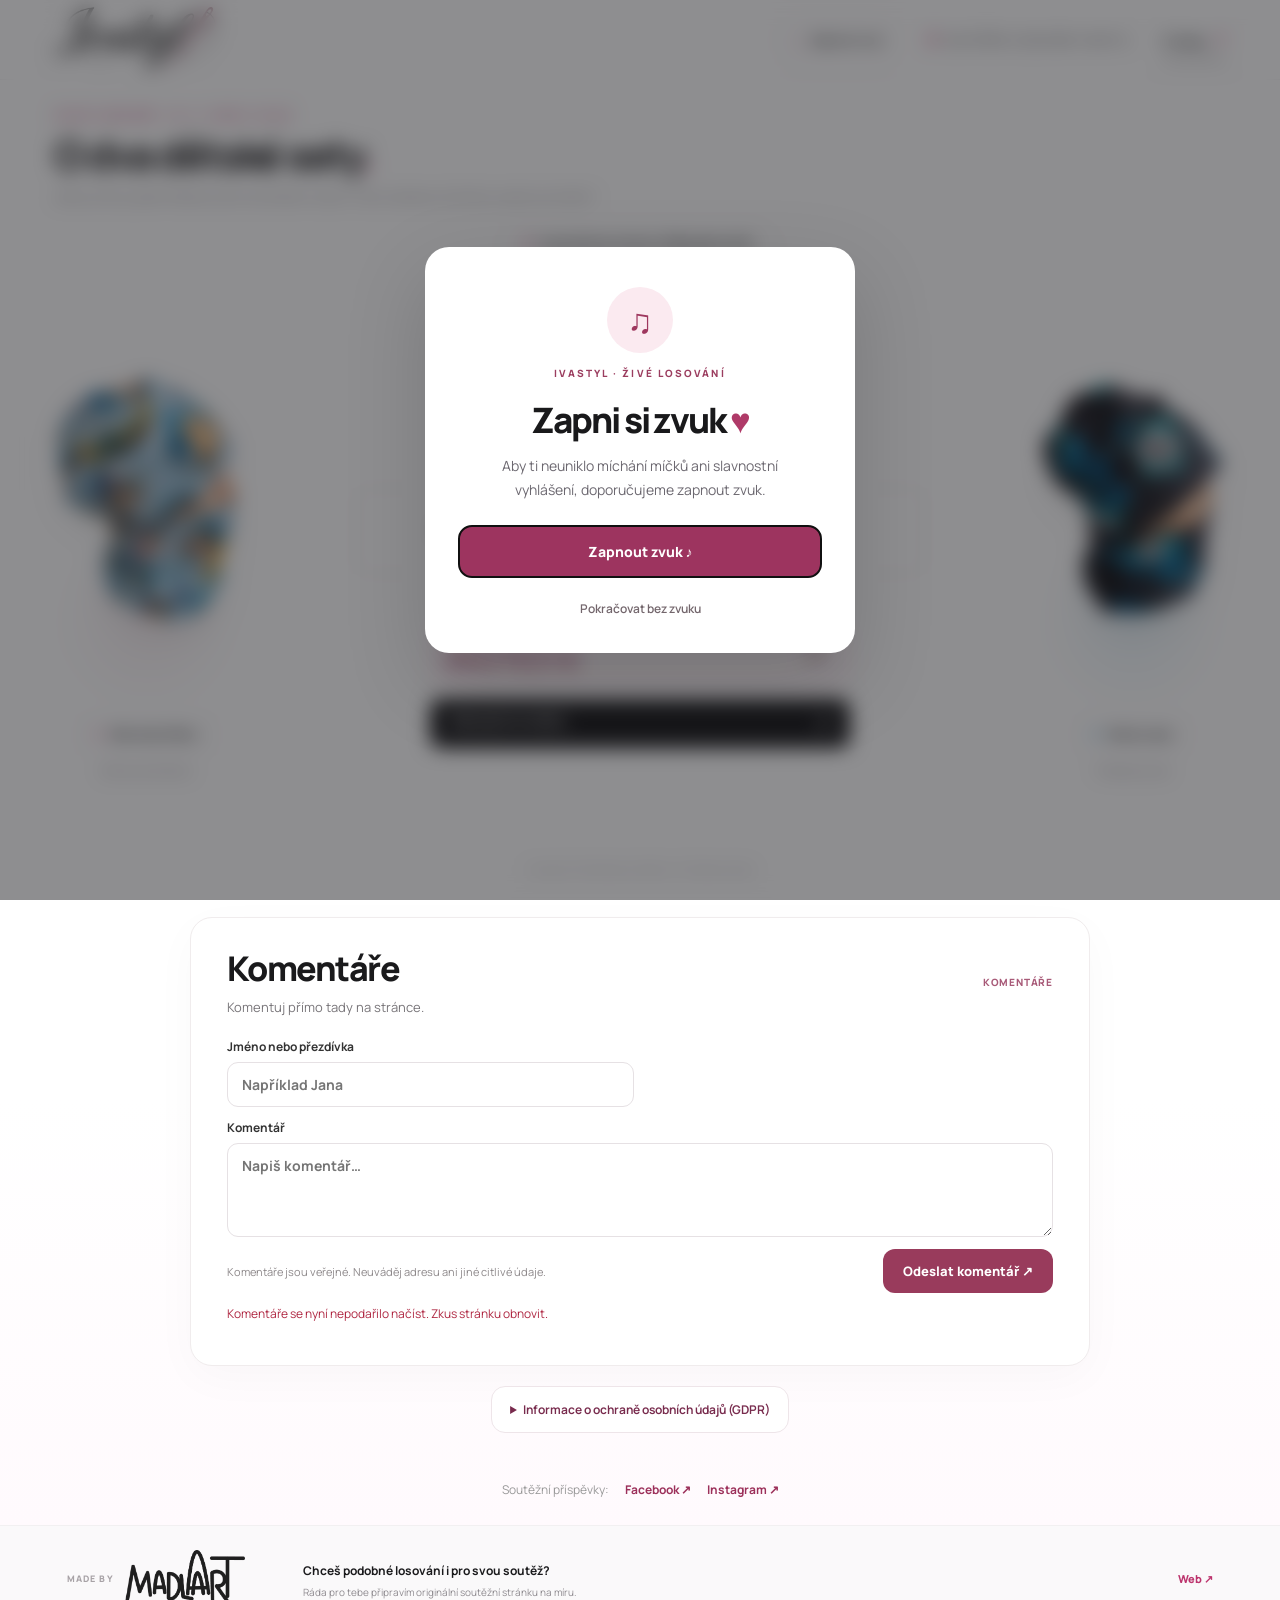
<file: index.html>
<!doctype html>
<html lang="cs">
<head>
  <meta charset="utf-8">
  <meta name="viewport" content="width=device-width,initial-scale=1,viewport-fit=cover">
  <meta name="theme-color" content="#ffffff">
  <meta name="description" content="IvaStyl · slavnostní losování dvou ručně šitých dětských setů, 18. 11. 2026 v 18:00.">
  <meta property="og:title" content="IvaStyl – Velké losování">
  <meta property="og:description" content="Dva dětské sety. Dva šťastní výherci. Přijď se podívat na losování!">
  <link rel="icon" type="image/svg+xml" href="assets/favicon.svg">
  <title>IvaStyl · slavnostní losování 18. 11. v 18:00</title>
  <link rel="preconnect" href="https://fonts.googleapis.com">
  <link rel="preconnect" href="https://fonts.gstatic.com" crossorigin>
  <link href="https://fonts.googleapis.com/css2?family=Manrope:wght@400;500;600;700;800&display=swap" rel="stylesheet">
  <link rel="stylesheet" href="styles.css">
  <link rel="stylesheet" href="polish.css">
  <link rel="stylesheet" href="guestbook.css">
  <script src="audio.js" defer></script>
  <script src="onboarding.js" defer></script>
  <script src="app.js?v=20261118_1800" defer></script>
  <script src="guestbook.js" defer></script>
</head>
<body>
  <div class="sound-onboarding" id="sound-onboarding" role="dialog" aria-modal="true" aria-labelledby="sound-onboarding-title" aria-describedby="sound-onboarding-desc">
    <div class="sound-onboarding-card">
      <div class="sound-onboarding-symbol" aria-hidden="true">♫</div>
      <p class="sound-onboarding-eyebrow">IVASTYL · ŽIVÉ LOSOVÁNÍ</p>
      <h2 id="sound-onboarding-title">Zapni si zvuk <span aria-hidden="true">♥</span></h2>
      <p id="sound-onboarding-desc">Aby ti neuniklo míchání míčků ani slavnostní vyhlášení, doporučujeme zapnout zvuk.</p>
      <button id="sound-onboarding-enable" class="sound-onboarding-primary" type="button">Zapnout zvuk <span aria-hidden="true">♪</span></button>
      <button id="sound-onboarding-skip" class="sound-onboarding-secondary" type="button">Pokračovat bez zvuku</button>
    </div>
  </div>
  <div class="final-count-overlay" id="final-count-overlay" hidden aria-live="off" aria-label="Poslední tři sekundy do losování">
    <span class="final-count-label">LOSOVÁNÍ ZAČÍNÁ ZA</span>
    <strong class="final-count-num" id="final-count-num">3</strong>
  </div>

  <div class="site-frame" id="site-frame">
    <header class="header">
      <a href="https://www.ivastyl.cz/" target="_blank" rel="noopener noreferrer" class="brand" aria-label="IvaStyl – přejít na e-shop"><img src="assets/ivastyl-logo-original-1411.png" alt="IvaStyl"></a>
      <div class="header-right"><button class="sound-button" id="sound-button" type="button" aria-pressed="false" title="Zapnout zvuky losování"><span id="sound-icon" aria-hidden="true">♪</span> <span id="sound-label">Zapnout zvuk</span></button><span class="live-chip"><span class="live-dot"></span> SOUTĚŽNÍ LOSOVÁNÍ IVASTYL</span><a class="header-shop" href="https://www.ivastyl.cz/" target="_blank" rel="noopener noreferrer">E-shop <span aria-hidden="true">↗</span></a></div>
    </header>

    <main class="main" id="main">
      <div class="intro">
        <div class="intro-text"><span class="eyebrow">VELKÉ LOSOVÁNÍ · 18. 11. 2026 V 18:00</span><h1>O dva dětské sety<span class="accent">.</span></h1><p>Jedny sovičky, jeden fotbalový set a dva šťastní výherci. Kdo si odnese ručně šitou radost od IvaStyl?</p></div>
        <section class="countdown" id="countdown" aria-label="Odpočet do losování">
          <span class="count-label" id="count-label">LOSOVÁNÍ ZAČNE 18. 11. 2026 V 18:00 · ZBÝVÁ</span>
          <div class="count-parts" role="timer" aria-live="off">
            <div class="count-piece"><strong id="dd">00</strong><span>DNY</span></div>
            <span class="count-colon">:</span>
            <div class="count-piece"><strong id="hh">00</strong><span>HOD</span></div>
            <span class="count-colon">:</span>
            <div class="count-piece"><strong id="mm">00</strong><span>MIN</span></div>
            <span class="count-colon">:</span>
            <div class="count-piece"><strong id="ss">00</strong><span>SEK</span></div>
          </div>
        </section>
      </div>

      <section class="stage" id="stage" aria-label="Soutěž a losovací osudí">
        <article class="prize prize-girl">
          <div class="prize-visual"><img src="assets/set-sovicky-bok.webp" alt="Dívčí set čepice a nákrčníku se sovičkami na figuríně"></div>
          <span class="prize-pill"><span class="prize-bullet pink"></span> PRO HOLČIČKU</span>
          <p>Set se sovičkami</p>
        </article>

        <div class="main-display">
          <div class="announcement" id="announcement" role="status" aria-live="polite"><span class="announcement-dot"></span><span id="announcement-text">Osudí je připravené</span></div>
          <div class="machine-area" id="machine-area">
            <img class="machine-image" id="machine-image" src="assets/osudi.webp" alt="Průhledné malinové losovací osudí">
            <div class="balls-chamber" id="balls-chamber" aria-hidden="true"></div>
            <div class="picked-ball" id="picked-ball" aria-hidden="true"><span id="picked-number">?</span></div>
            <div class="machine-vignette" aria-hidden="true"></div>
            <div class="draw-pulse" aria-hidden="true"></div>
          </div>
          <div class="winner-panel" id="winner-panel" hidden aria-live="polite">
            <span class="winner-kicker" id="winner-kicker">VÝHERNÍ ČÍSLO PRO HOLČIČKU</span>
            <div class="winner-num" id="winner-num">—</div>
            <h2 id="winner-name">Gratulujeme!</h2>
            <p id="winner-message">Srdečně gratulujeme k výhře.</p>
          </div>
          <div class="final-panel" id="final-panel" hidden>
            <div class="final-confetti" aria-hidden="true">✦</div>
            <span class="eyebrow">ZNÁME OBA VÝHERCE</span>
            <h2>Gratulujeme! <span class="accent">♥</span></h2>
            <div class="result-pair">
              <div class="result-person"><span>SET PRO HOLČIČKU</span><strong id="final-girl-name">—</strong><small>Výherní číslo <b id="final-girl-num">—</b></small></div>
              <div class="result-person"><span>SET PRO KLUKA</span><strong id="final-boy-name">—</strong><small>Výherní číslo <b id="final-boy-num">—</b></small></div>
            </div>
            <p class="thank-caption">Děkujeme všem, kteří se zapojili. Máme malou radost i pro vás ostatní.</p>
            <div class="discount"><div><small>VÁŠ SLEVOVÝ KÓD</small><strong id="discount-code">SOUTEZ10</strong></div><button type="button" id="copy-code" aria-label="Kopírovat slevový kód" title="Kopírovat slevový kód"><svg viewBox="0 0 24 24" fill="none" stroke="currentColor" stroke-width="1.7" stroke-linecap="round" stroke-linejoin="round" width="22" height="22"><rect x="8" y="8" width="12" height="12" rx="2"/><path d="M16 8V6a2 2 0 0 0-2-2H6a2 2 0 0 0-2 2v8a2 2 0 0 0 2 2h2"/></svg></button></div>
            <a class="shop-button" id="final-shop" href="https://www.ivastyl.cz/" target="_blank" rel="noopener noreferrer">Nakoupit na IvaStyl <span>↗</span></a>
          </div>
          <div class="stage-subline" id="stage-subline"><span class="tiny-spark">✳</span> Losování se spustí automaticky 18. 11. v 18:00 <span class="tiny-spark">✳</span></div>
          <div class="data-alert" id="data-alert" hidden>Nebyli zatím nahráni soutěžící. Losování čeká na seznam účastníků.</div>
        </div>

        <article class="prize prize-boy">
          <div class="prize-visual"><img src="assets/set-fotbal-bok.webp" alt="Chlapecký set čepice a nákrčníku s fotbalovým potiskem na figuríně"></div>
          <span class="prize-pill"><span class="prize-bullet blue"></span> PRO KLUKA</span>
          <p>Fotbalový set</p>
        </article>
      </section>

      <div class="participants-line" id="participants-line" style="text-align:center;padding:9px 0">Losování ze všech platných soutěžních čísel</div>
      <section class="guestbook" id="guestbook" aria-labelledby="guestbook-title">
        <div class="guestbook-heading">
          <div><h2 id="guestbook-title">Komentáře</h2>
          <p>Komentuj přímo tady na stránce.</p></div>
          <span class="guestbook-count" id="guestbook-count">KOMENTÁŘE</span>
        </div>
        <form id="guestbook-form" class="guestbook-form" autocomplete="on">
          <div class="guestbook-fields">
            <label><span>Jméno nebo přezdívka</span><input id="guestbook-name" name="name" type="text" required maxlength="55" placeholder="Například Jana" autocomplete="nickname"></label>
            <label class="trap" aria-hidden="true" tabindex="-1">Web <input id="guestbook-trap" type="text" name="company" autocomplete="off" tabindex="-1"></label>
          </div>
          <label><span>Komentář</span><textarea id="guestbook-message" name="message" rows="3" required minlength="2" maxlength="500" placeholder="Napiš komentář…"></textarea></label>
          <div class="guestbook-send"><small>Komentáře jsou veřejné. Neuváděj adresu ani jiné citlivé údaje.</small><button type="submit" id="guestbook-submit">Odeslat komentář <span aria-hidden="true">↗</span></button></div>
          <p id="guestbook-status" class="guestbook-status" role="status" aria-live="polite"></p>
        </form>
        <div class="guestbook-posts" id="guestbook-posts" aria-live="polite"></div>
      </section>

      <details class="privacy-note" id="privacy-note">
        <summary>Informace o ochraně osobních údajů (GDPR)</summary>
        <p><strong>Soutěžící:</strong> čísla a jména/přezdívky uvedené v seznamu slouží pouze k losování a vyhlášení dvou výherců. Vlož jen takové jméno či přezdívku, s jejichž veřejným zobrazením soutěžící počítá. Celé seznamy jsou ve veřejném GitHub repozitáři; nepoužívej příjmení, telefonní čísla ani adresy.</p>
        <p><strong>Komentáře:</strong> dobrovolně zadané jméno nebo přezdívka, text komentáře a čas se veřejně zobrazují na této stránce a ukládají prostřednictvím Supabase. Správcem je provozovatel e-shopu IvaStyl; kontakt nalezneš na <a href="https://www.ivastyl.cz/" target="_blank" rel="noopener noreferrer">ivastyl.cz</a>. Můžeš požádat o opravu či smazání komentáře. Údaje se uchovávají do odstranění komentáře nebo ukončení této stránky. Jejich zveřejnění není podmínkou účasti v soutěži.</p>
      </details>
      <div class="social-links" aria-label="Příspěvky k soutěži"><span>Soutěžní příspěvky:</span><a href="https://www.facebook.com/permalink.php?story_fbid=pfbid02eaPkTZrTyudEaTWY8Zx2som1cDLxRhDJLYRth7cG7Z6SZvCaEXymR8UZ1EfAzFMLl&id=61574177012385" id="facebook-post-link" target="_blank" rel="noopener noreferrer">Facebook ↗</a><a href="https://www.instagram.com/p/DfkEKnRm2GC/" id="instagram-post-link" target="_blank" rel="noopener noreferrer">Instagram ↗</a></div>

      <div id="demo-controls" class="demo-controls" hidden><span class="demo-badge">UKÁZKA – NEPLATNÉ LOSOVÁNÍ</span><button type="button" id="demo-play">Přehrát losování ▶</button><button type="button" id="demo-restart">Znovu ↺</button></div>
    </main>
  </div>

  <footer class="footer" id="footer">
    <div class="footer-inner">
      <div class="footer-brand"><span>MADE BY</span><a href="https://madlaart.cz/" rel="noopener noreferrer" target="_blank" aria-label="MadlaArt – web grafického studia"><img src="assets/madlaart-logo-original-1411.webp" alt="MadlaArt"></a></div>
      <div class="footer-copy"><strong>Chceš podobné losování i pro svou soutěž?</strong><p>Ráda pro tebe připravím originální soutěžní stránku na míru.</p></div>
      <div class="footer-links"><a href="https://madlaart.cz/" rel="noopener noreferrer" target="_blank">Web ↗</a><a id="madla-instagram" href="#" hidden rel="noopener noreferrer" target="_blank">Instagram ↗</a><a id="madla-facebook" href="#" hidden rel="noopener noreferrer" target="_blank">Facebook ↗</a></div>
    </div>
  </footer>
</body>
</html>
</file>
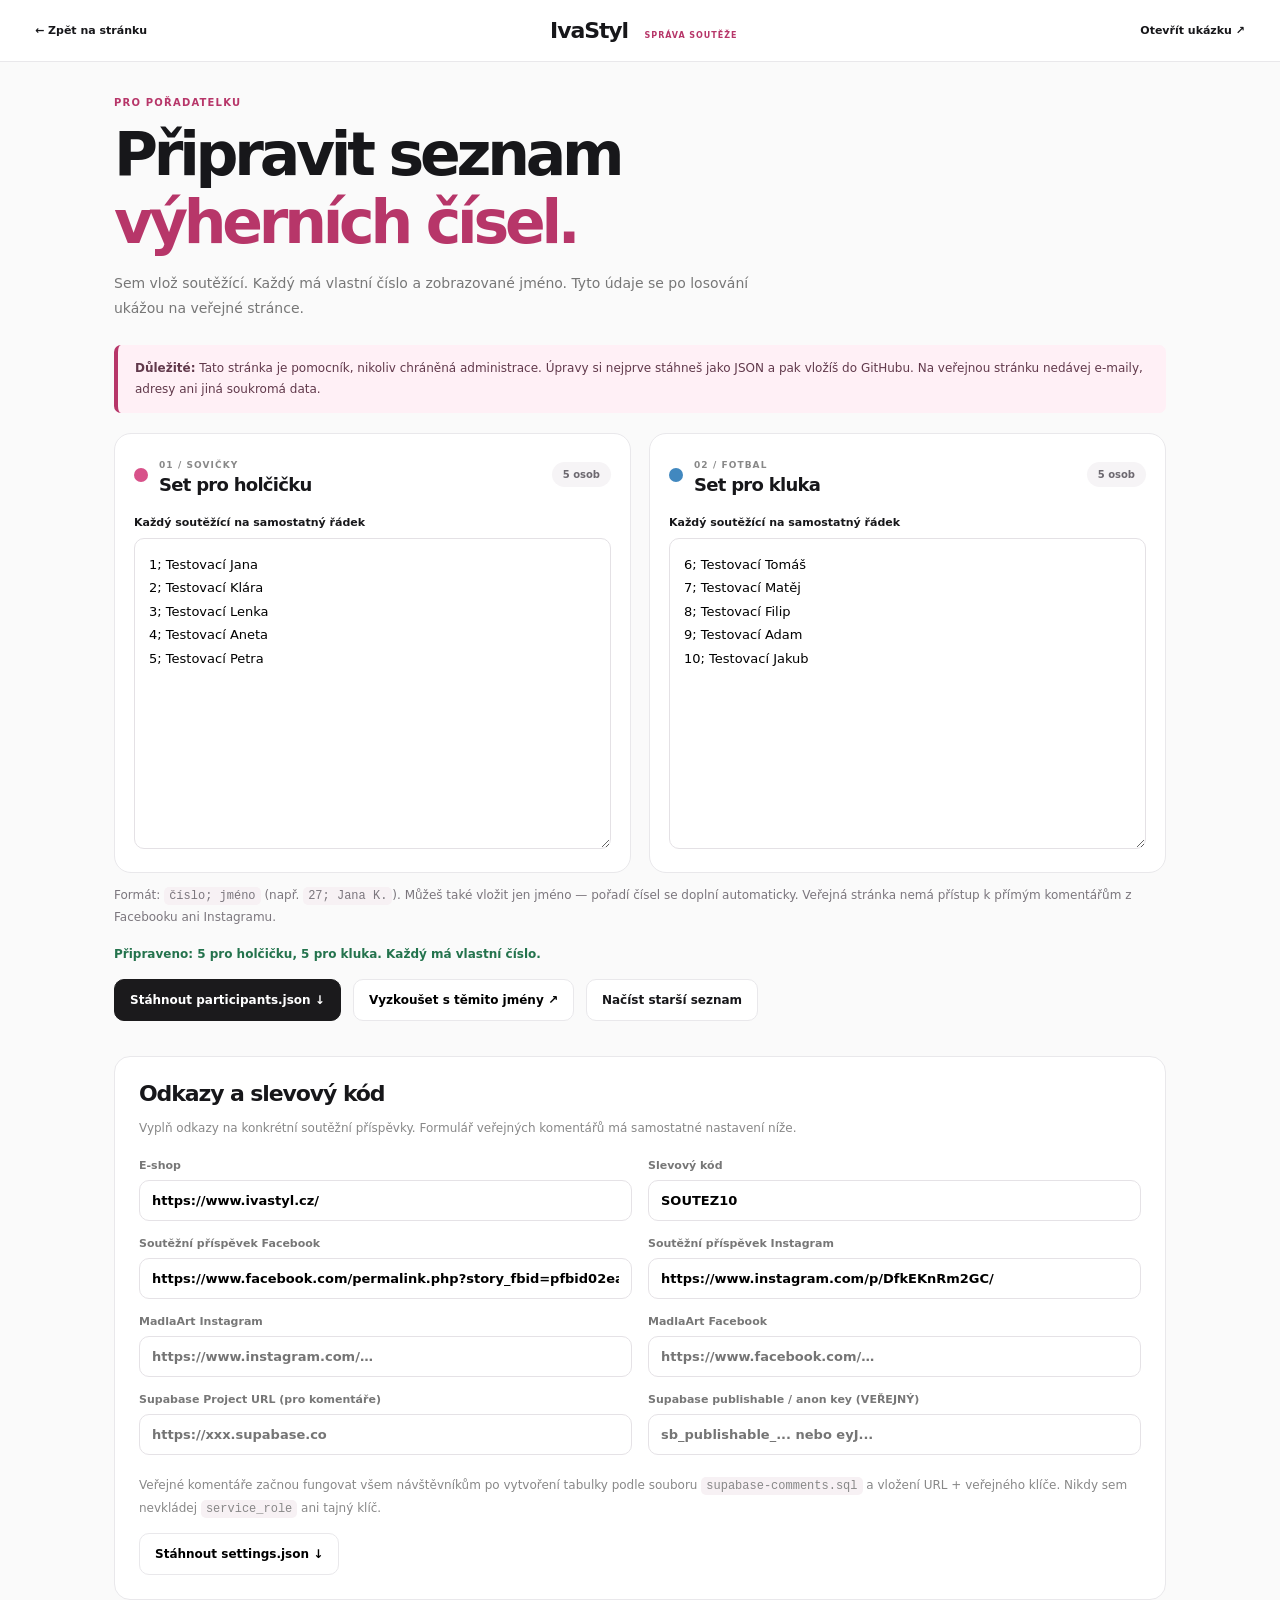
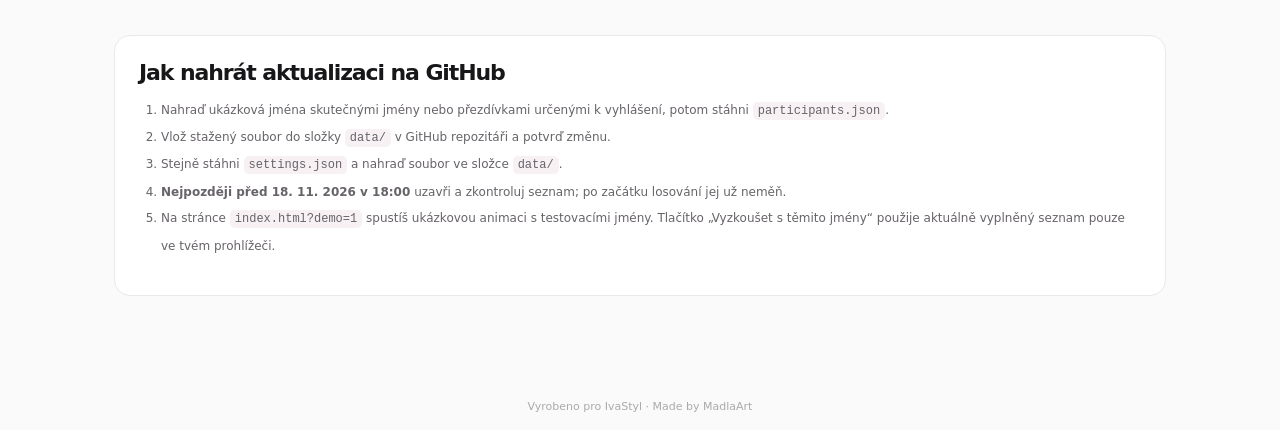
<file: admin.html>
<!doctype html>
<html lang="cs">
<head>
<meta charset="utf-8"><meta name="viewport" content="width=device-width,initial-scale=1"><meta name="robots" content="noindex,nofollow"><title>IvaStyl · Příprava losování</title>
<link rel="stylesheet" href="admin.css"><script src="admin.js" defer></script>
</head>
<body>
<header class="admin-header"><a href="index.html">← Zpět na stránku</a><div class="title-brand">IvaStyl <span>SPRÁVA SOUTĚŽE</span></div><a href="index.html?demo=1" target="_blank">Otevřít ukázku ↗</a></header>
<main>
<section class="admin-hero"><div class="tag">PRO POŘADATELKU</div><h1>Připravit seznam<br><span>výherních čísel.</span></h1><p>Sem vlož soutěžící. Každý má vlastní číslo a zobrazované jméno. Tyto údaje se po losování ukážou na veřejné stránce.</p></section>
<div class="warning"><strong>Důležité:</strong> Tato stránka je pomocník, nikoliv chráněná administrace. Úpravy si nejprve stáhneš jako JSON a pak vložíš do GitHubu. Na veřejnou stránku nedávej e-maily, adresy ani jiná soukromá data.</div>
<div class="editor-grid">
<section class="entry-panel"><div class="panel-head"><span class="group-dot girl"></span><div><span class="sub">01 / SOVIČKY</span><h2>Set pro holčičku</h2></div><div class="count" id="girl-count">0 osob</div></div><label for="girls">Každý soutěžící na samostatný řádek</label><textarea spellcheck="false" id="girls" rows="12" placeholder="1; Jana K.&#10;2; @lenka&#10;3; Aneta&#10;nebo jen jméno – číslo se doplní automaticky">1; Testovací Jana
2; Testovací Klára
3; Testovací Lenka
4; Testovací Aneta
5; Testovací Petra</textarea></section>
<section class="entry-panel"><div class="panel-head"><span class="group-dot boy"></span><div><span class="sub">02 / FOTBAL</span><h2>Set pro kluka</h2></div><div class="count" id="boy-count">0 osob</div></div><label for="boys">Každý soutěžící na samostatný řádek</label><textarea spellcheck="false" id="boys" rows="12" placeholder="4; Matěj&#10;5; @martina&#10;6; Radek&#10;nebo jen jméno – číslo se doplní automaticky">6; Testovací Tomáš
7; Testovací Matěj
8; Testovací Filip
9; Testovací Adam
10; Testovací Jakub</textarea></section>
</div>
<p class="input-guide">Formát: <code>číslo; jméno</code> (např. <code>27; Jana K.</code>). Můžeš také vložit jen jméno — pořadí čísel se doplní automaticky. Veřejná stránka nemá přístup k přímým komentářům z Facebooku ani Instagramu.</p>
<div id="feedback" class="feedback" role="status">Doplň soutěžící pro oba sety.</div>
<div class="actions"><button id="download" class="primary" type="button">Stáhnout participants.json ↓</button><button id="preview" type="button">Vyzkoušet s těmito jmény ↗</button><label class="file-button">Načíst starší seznam <input type="file" id="import" accept=".json,application/json" hidden></label></div>
<section class="settings"><h2>Odkazy a slevový kód</h2><p>Vyplň odkazy na konkrétní soutěžní příspěvky. Formulář veřejných komentářů má samostatné nastavení níže.</p><div class="setting-grid"><label>E-shop<input id="shopUrl" value="https://www.ivastyl.cz/" type="url"></label><label>Slevový kód<input id="discountCode" value="SOUTEZ10"></label><label>Soutěžní příspěvek Facebook<input id="facebookPostUrl" type="url" value="https://www.facebook.com/permalink.php?story_fbid=pfbid02eaPkTZrTyudEaTWY8Zx2som1cDLxRhDJLYRth7cG7Z6SZvCaEXymR8UZ1EfAzFMLl&amp;id=61574177012385" placeholder="https://www.facebook.com/…"></label><label>Soutěžní příspěvek Instagram<input id="instagramPostUrl" type="url" value="https://www.instagram.com/p/DfkEKnRm2GC/" placeholder="https://www.instagram.com/p/…"></label><label>MadlaArt Instagram<input id="madlaartInstagram" type="url" placeholder="https://www.instagram.com/…"></label><label>MadlaArt Facebook<input id="madlaartFacebook" type="url" placeholder="https://www.facebook.com/…"></label><label>Supabase Project URL (pro komentáře)<input id="supabaseUrl" type="url" placeholder="https://xxx.supabase.co"></label><label>Supabase publishable / anon key (VEŘEJNÝ)<input id="supabaseAnonKey" type="text" placeholder="sb_publishable_... nebo eyJ..."></label></div><p class="input-guide">Veřejné komentáře začnou fungovat všem návštěvníkům po vytvoření tabulky podle souboru <code>supabase-comments.sql</code> a vložení URL + veřejného klíče. Nikdy sem nevkládej <code>service_role</code> ani tajný klíč.</p><button id="settings-download" type="button" class="secondary">Stáhnout settings.json ↓</button></section>
<section class="instructions"><h2>Jak nahrát aktualizaci na GitHub</h2><ol><li>Nahraď ukázková jména skutečnými jmény nebo přezdívkami určenými k vyhlášení, potom stáhni <code>participants.json</code>.</li><li>Vlož stažený soubor do složky <code>data/</code> v GitHub repozitáři a potvrď změnu.</li><li>Stejně stáhni <code>settings.json</code> a nahraď soubor ve složce <code>data/</code>.</li><li><strong>Nejpozději před 18. 11. 2026 v 18:00</strong> uzavři a zkontroluj seznam; po začátku losování jej už neměň.</li><li>Na stránce <code>index.html?demo=1</code> spustíš ukázkovou animaci s testovacími jmény. Tlačítko „Vyzkoušet s těmito jmény“ použije aktuálně vyplněný seznam pouze ve tvém prohlížeči.</li></ol></section>
</main>
<footer>Vyrobeno pro IvaStyl · Made by MadlaArt</footer>
</body></html>
</file>
<file: styles.css>
:root{--ink:#1a1a1c;--muted:#737278;--rasp:#b73669;--rasp-dark:#902c55;--rose:#f9eaf0;--rose-line:#f1d5e0;--sky:#3183c3;--line:#ededf0;--white:#fff;--shadow:0 12px 40px rgba(50,32,41,.08)}
*{box-sizing:border-box}html{scroll-behavior:smooth}body{margin:0;color:var(--ink);background:#fff;font-family:Manrope,Arial,sans-serif;-webkit-font-smoothing:antialiased}button,textarea{font:inherit}button{cursor:pointer}a{text-decoration:none;color:inherit}[hidden]{display:none!important}::selection{background:#f2bed3;color:#151515}
.site-frame{min-height:100vh;min-height:100svh;display:flex;flex-direction:column;background:linear-gradient(180deg,#fff 0%,#fff 72%,#fffafd 100%)}
.header{height:80px;flex:none;max-width:1530px;width:100%;padding:10px clamp(22px,5.1vw,76px);margin:0 auto;display:flex;align-items:center;justify-content:space-between;border-bottom:1px solid #f5f4f5}.brand{display:flex;width:186px;align-items:center}.brand img{width:100%;height:auto;display:block}.header-right{display:flex;gap:32px;align-items:center}.live-chip{font-size:10px;font-weight:800;letter-spacing:.16em;color:#5a595d;display:flex;gap:9px;align-items:center}.live-dot{width:7px;height:7px;background:var(--rasp);border-radius:50%;box-shadow:0 0 0 4px #fbebf0}.header-shop{font-size:12px;font-weight:800;padding:10px 0;border-bottom:1px solid #201d1f}.header-shop span{color:var(--rasp);font-size:16px;margin-left:6px}
.main{width:min(100%,1530px);margin:0 auto;padding:16px clamp(24px,5.2vw,78px) 16px;flex:1;display:flex;flex-direction:column;justify-content:center;gap:8px}.intro{display:flex;align-items:center;justify-content:space-between;gap:20px}.intro-text{max-width:640px}.eyebrow{font-size:10px;font-weight:800;letter-spacing:.14em;color:var(--rasp);text-transform:uppercase}.intro h1{font-size:clamp(30px,3.15vw,48px);line-height:1.13;letter-spacing:-.055em;margin:8px 0 8px;font-weight:800}.accent{color:var(--rasp)}.intro p{font-size:clamp(11px,.92vw,14px);line-height:1.85;color:#76747a;margin:0;max-width:600px}
.countdown{flex:none;min-width:307px;text-align:right}.count-label{color:#98969a;font-size:10px;font-weight:800;letter-spacing:.14em}.count-parts{display:flex;gap:10px;align-items:flex-start;justify-content:flex-end;margin-top:9px}.count-piece{min-width:48px;text-align:center;display:flex;flex-direction:column;gap:2px}.count-piece strong{font-size:36px;font-weight:800;letter-spacing:-.06em;line-height:1.04;font-variant-numeric:tabular-nums}.count-piece span{font-size:9px;color:#95939a;font-weight:700;letter-spacing:.1em}.count-colon{font-size:25px;color:var(--rasp);font-weight:500;line-height:1.2}
.stage{display:grid;grid-template-columns:minmax(155px,.84fr) minmax(340px,1.9fr) minmax(155px,.84fr);gap:12px;align-items:center;min-height:445px;max-height:630px;flex:1}.prize{align-self:center;display:flex;flex-direction:column;align-items:center;text-align:center;justify-content:center;min-width:0}.prize-visual{height:clamp(210px,28vw,340px);width:100%;display:flex;align-items:center;justify-content:center;position:relative}.prize-visual:before{content:"";position:absolute;width:min(100%,240px);aspect-ratio:1;border-radius:50%;background:radial-gradient(circle,#f9f3f5 10%,rgba(252,248,250,0) 68%);bottom:0}.prize-boy .prize-visual:before{background:radial-gradient(circle,#eef6fa 10%,rgba(252,248,250,0) 68%)}.prize img{width:100%;height:100%;object-fit:contain;position:relative;filter:drop-shadow(0px 14px 15px rgba(0,0,0,.07));transition:transform .45s ease}.prize:hover img{transform:translateY(-6px)}.prize-pill{font-size:10px;letter-spacing:.07em;font-weight:800;border:1px solid #f1e8ed;border-radius:100px;display:flex;align-items:center;gap:8px;padding:10px 14px;white-space:nowrap;background:#fff}.prize-bullet{width:7px;height:7px;border-radius:50%}.prize-bullet.pink{background:#e886ad}.prize-bullet.blue{background:#65b7e4}.prize p{font-size:12px;color:#89858b;margin:9px 0 0}
.main-display{height:min(55vh,550px);min-height:400px;position:relative;display:flex;flex-direction:column;align-items:center;justify-content:center}.announcement{position:absolute;top:0;z-index:8;border:1px solid #f1e7eb;background:#fff;border-radius:100px;padding:9px 18px;font-size:11px;font-weight:800;display:flex;gap:9px;align-items:center;box-shadow:0 7px 26px rgba(28,20,21,.025);max-width:95%;text-align:center}.announcement-dot{height:7px;width:7px;min-width:7px;border-radius:50%;background:var(--rasp)}.machine-area{position:absolute;inset:36px 0 14px;max-width:640px;max-height:530px;margin:auto;transform-origin:center center;transition:opacity .65s ease,transform .65s ease;isolation:isolate}.machine-image{position:absolute;inset:0;width:100%;height:100%;object-fit:contain;filter:drop-shadow(0 10px 19px rgba(75,51,68,.035));z-index:1}.balls-chamber{position:absolute;left:50%;top:43.2%;width:min(58%,300px);height:61%;transform:translate(-50%,-50%);overflow:hidden;border-radius:50%;z-index:2;pointer-events:none}.ball{position:absolute;display:flex;justify-content:center;align-items:center;width:clamp(26px,3vw,37px);height:clamp(26px,3vw,37px);border-radius:50%;font-size:11px;font-weight:800;letter-spacing:-.04em;background:radial-gradient(circle at 27% 23%,#fff 3%,#f9e9f0 46%,#d899b4 100%);color:#5a3040;box-shadow:inset -3px -4px 8px rgba(148,57,97,.12),inset 2px 2px 6px #fff,0 5px 7px rgba(62,43,54,.15);will-change:transform;user-select:none}.phase-boy .ball{background:radial-gradient(circle at 27% 23%,#fff 3%,#ddecfa 49%,#8cbbe0 100%);box-shadow:inset -3px -4px 9px rgba(54,112,176,.12),inset 2px 2px 6px #fff,0 5px 7px rgba(62,43,54,.15);color:#235477}.machine-vignette{position:absolute;top:10%;left:20%;width:60%;height:73%;border-radius:50%;z-index:3;pointer-events:none;background:radial-gradient(ellipse at 30% 18%,rgba(255,255,255,.24),transparent 56%);opacity:.35}.picked-ball{position:absolute;top:50%;left:50%;width:118px;height:118px;border-radius:50%;z-index:7;transform:translate(-50%,48%) scale(.1);opacity:0;display:grid;place-items:center;background:radial-gradient(circle at 30% 26%,#fff 4%,#f9dce8 54%,#c36c93 100%);color:var(--rasp-dark);box-shadow:0 20px 36px rgba(155,54,98,.2),inset -5px -10px 17px rgba(120,45,82,.15);font-size:48px;font-weight:800;transition:transform 1.1s cubic-bezier(.2,1.45,.5,1),opacity .2s}.phase-boy .picked-ball{background:radial-gradient(circle at 30% 26%,#fff 4%,#e3f3ff 54%,#7baad8 100%);color:#25618c}.phase-ball-out .picked-ball{opacity:1;transform:translate(-50%,-80%) scale(1)}.draw-pulse{position:absolute;top:40%;left:50%;width:55%;aspect-ratio:1;border-radius:50%;transform:translate(-50%,-50%);opacity:0;z-index:0;pointer-events:none;border:2px solid var(--rasp)}.phase-spinning .draw-pulse{animation:pulse 1.4s ease-out infinite}.phase-spinning .machine-image{animation:machineTilt .9s ease-in-out infinite alternate}
@keyframes pulse{0%{opacity:.3;scale:.92}100%{opacity:0;scale:1.15}}@keyframes machineTilt{from{transform:rotate(-1.4deg)}to{transform:rotate(1.4deg)}}
.stage-subline{font-size:10px;color:#9c98a0;position:absolute;bottom:0;text-align:center;letter-spacing:.015em}.tiny-spark{color:var(--rasp);font-size:14px;margin:0 8px}.data-alert{position:absolute;bottom:10px;z-index:10;background:#fff6ec;color:#8b4b16;padding:11px 17px;border-radius:10px;font-size:11px;text-align:center;box-shadow:var(--shadow)}
.winner-panel,.final-panel{position:absolute;z-index:9;inset:32px 0 24px;display:flex;flex-direction:column;justify-content:center;align-items:center;text-align:center;background:#fff;animation:rise .65s ease both}.phase-winner .machine-area,.phase-final .machine-area{opacity:0;transform:scale(.87)}.phase-winner .stage-subline,.phase-final .stage-subline{display:none}.winner-kicker{font-size:11px;letter-spacing:.13em;color:var(--rasp);font-weight:800}.phase-boy .winner-kicker{color:var(--sky)}.winner-num{font-size:clamp(110px,13vw,192px);line-height:1.09;font-weight:800;letter-spacing:-.11em;color:var(--rasp);font-variant-numeric:tabular-nums}.phase-boy .winner-num{color:var(--sky)}.winner-panel h2{font-size:clamp(26px,3vw,40px);letter-spacing:-.05em;margin:4px 0}.winner-panel p{font-size:13px;color:var(--muted);margin:5px}.winner-panel:before{content:'✦';position:absolute;left:12%;top:25%;color:#f3c1d4;font-size:40px;animation:twinkle 2s infinite}.winner-panel:after{content:'✦';position:absolute;right:9%;bottom:23%;color:#e5bdd0;font-size:26px;animation:twinkle 2.6s infinite reverse}
.final-panel{inset:35px -1% 0;gap:6px;padding:0 14px}.final-confetti{font-size:30px;color:var(--rasp);animation:twinkle 1.6s ease-in-out infinite}.final-panel h2{font-size:clamp(28px,3vw,42px);letter-spacing:-.06em;margin:0 0 8px}.result-pair{display:grid;grid-template-columns:1fr 1fr;gap:9px;width:min(100%,570px);margin:6px 0 5px}.result-person{padding:12px 9px;border:1px solid #f0ebee;border-radius:18px;background:#fff;display:flex;flex-direction:column;gap:4px}.result-person span{color:#9c8490;font-size:9px;letter-spacing:.06em;font-weight:800}.result-person:nth-child(2) span{color:#6894b0}.result-person strong{font-size:clamp(15px,1.55vw,23px);overflow-wrap:anywhere;line-height:1.3;letter-spacing:-.03em}.result-person small{font-size:10px;color:#939097}.result-person b{color:var(--ink)}.thank-caption{color:#777178;font-size:11px;margin:6px 0}.discount{width:min(100%,420px);min-height:65px;padding:11px 15px;border:1px dashed #d989ab;border-radius:15px;background:#fff8fb;display:flex;justify-content:space-between;align-items:center}.discount>div{display:flex;flex-direction:column;gap:3px;text-align:left}.discount small{letter-spacing:.12em;font-size:9px;color:#a7778d;font-weight:800}.discount strong{font-size:22px;letter-spacing:.13em;color:var(--rasp-dark);line-height:1.3}.discount button{width:36px;height:36px;display:grid;place-items:center;background:white;border:1px solid #edcfda;border-radius:10px;color:#91365c}.shop-button{width:min(100%,420px);background:var(--ink);color:white;border-radius:11px;padding:13px 20px;font-size:12px;font-weight:800;display:flex;justify-content:space-between;margin-top:6px}.shop-button span{font-size:17px}
@keyframes rise{from{opacity:0;transform:translateY(12px)}to{opacity:1;transform:translateY(0)}}@keyframes twinkle{50%{opacity:.45;transform:scale(.7)}}
.engage-row{min-height:54px;border-top:1px solid #f5f3f5;display:flex;align-items:center;justify-content:space-between;gap:15px}.participants-line{color:#9c989f;font-size:10px}.comment-toggle{display:flex;align-items:center;gap:10px;border:0;background:transparent;color:var(--rasp);font-size:12px;font-weight:800;padding:11px 0}.comment-toggle span{font-size:18px}.comments-panel{border:1px solid var(--line);background:#fff;border-radius:16px;padding:20px;display:grid;gap:9px;box-shadow:var(--shadow);margin-bottom:10px}.comments-panel h2{font-size:16px;margin:0 0 4px}.comments-panel p{font-size:12px;color:var(--muted);margin:0}.comments-panel label{font-size:11px;font-weight:800;margin-top:4px}.comments-panel textarea{width:100%;padding:12px 14px;border-radius:12px;border:1px solid #e8e6e9;resize:vertical;outline:0}.comments-panel textarea:focus{border-color:var(--rasp)}.comments-actions{display:flex;gap:12px;flex-wrap:wrap;align-items:center}.comments-actions button,.comments-actions a{border-radius:9px;border:1px solid #eee2e8;padding:10px 13px;font-size:11px;font-weight:800}.comments-actions button{background:#f9e9f0;color:var(--rasp-dark)}.comments-actions a{color:#292729}.comments-panel small{font-size:10px;color:#969198}
.footer{background:#faf9fa;border-top:1px solid #f2f0f1}.footer-inner{max-width:1530px;padding:23px clamp(24px,5.2vw,78px);margin:auto;display:flex;align-items:center;justify-content:space-between;gap:26px}.footer-brand{display:flex;align-items:center;gap:11px;min-width:210px}.footer-brand span{font-size:9px;color:#a7a2a6;font-weight:800;letter-spacing:.13em}.footer-brand a{display:block;width:96px;height:50px}.footer-brand img{width:100%;height:100%;object-fit:contain}.footer-copy{flex:1}.footer-copy strong{font-size:12px}.footer-copy p{margin:5px 0 0;color:#8f8b90;font-size:10px}.footer-links{display:flex;gap:15px;flex-wrap:wrap}.footer-links a{font-size:11px;font-weight:800;color:var(--rasp)}
.demo-controls{display:flex;align-items:center;justify-content:center;gap:11px;padding:13px;flex-wrap:wrap;border-radius:16px;background:#fff2f7}.demo-badge{color:var(--rasp);font-size:9px;font-weight:800;letter-spacing:.1em}.demo-controls button{background:var(--rasp);color:#fff;font-size:11px;font-weight:800;border:0;padding:10px 13px;border-radius:9px}.demo-controls button:last-child{background:#fff;color:var(--rasp);border:1px solid #e9c2d1}
@media(min-width:1600px){.main{gap:12px}.stage{min-height:520px}}@media(max-width:1050px){.main{padding:19px 22px}.stage{grid-template-columns:minmax(122px,.72fr) minmax(280px,1.9fr) minmax(122px,.72fr)}.header{padding:10px 22px}.prize-visual{height:270px}.intro h1{font-size:35px}.intro p{max-width:450px}.count-piece strong{font-size:29px}.countdown{min-width:270px}}
@media(max-width:700px){.site-frame{min-height:100svh}.header{height:64px;padding:8px 18px}.brand{width:121px}.header-right{gap:9px}.live-chip{font-size:8px;letter-spacing:.06em}.header-shop{font-size:10px}.main{justify-content:start;gap:12px;padding:19px 15px 13px}.intro{flex-direction:column;align-items:center;text-align:center;gap:15px}.intro h1{font-size:clamp(29px,7.2vw,41px);margin:6px 0}.intro p{font-size:11px;line-height:1.6;max-width:360px}.eyebrow{font-size:9px}.countdown{min-width:0;text-align:center;width:100%}.count-label{font-size:9px}.count-parts{justify-content:center;margin-top:6px;gap:9px}.count-piece{min-width:43px}.count-piece strong{font-size:27px}.count-piece span{font-size:8px}.count-colon{font-size:21px}.stage{min-height:360px;max-height:none;display:grid;grid-template-columns:1fr 1fr;grid-template-rows:minmax(310px,auto) auto;gap:5px 10px;flex:0}.main-display{grid-column:1 / -1;grid-row:1;min-height:310px;height:clamp(305px,86vw,420px)}.prize{grid-row:2;align-self:start}.prize-girl{grid-column:1}.prize-boy{grid-column:2}.prize-visual{height:clamp(145px,40vw,200px)}.prize img{max-width:195px}.prize-pill{font-size:8px;padding:7px 10px}.prize p{font-size:9px;margin:5px 0}.announcement{font-size:9px;top:3px;padding:7px 12px;max-width:97%}.machine-area{inset:17px 0 0;max-height:420px}.balls-chamber{width:min(60%,230px);top:43.5%;height:62%}.ball{width:28px;height:28px;font-size:9px}.picked-ball{width:90px;height:90px;font-size:38px}.stage-subline{display:none}.winner-panel{inset:22px 0 10px}.winner-num{font-size:100px}.winner-panel h2{font-size:28px}.winner-panel p{font-size:11px}.final-panel{inset:19px -3px -6px;padding:0 2px;gap:4px}.final-confetti{display:none}.final-panel h2{font-size:27px;margin:0}.result-pair{gap:6px;margin:0}.result-person{padding:8px 5px;border-radius:11px}.result-person span{font-size:7px}.result-person strong{font-size:14px}.result-person small{font-size:9px}.thank-caption{font-size:9px;line-height:1.4;margin:2px 0}.discount{min-height:51px;padding:7px 12px}.discount strong{font-size:19px}.discount small{font-size:8px}.shop-button{padding:10px 14px;font-size:10px;margin-top:4px}.engage-row{padding:10px 3px 2px;min-height:48px}.participants-line{font-size:9px;max-width:55%}.comment-toggle{font-size:11px}.footer-inner{padding:15px 20px;flex-direction:column;gap:12px;text-align:center}.footer-brand{justify-content:center;min-width:0}.footer-links{justify-content:center}.footer-copy p{font-size:10px}.comments-panel{margin-bottom:0}.header-shop span{display:none}}
@media(max-width:370px){.intro h1{font-size:29px}.main-display{height:305px}.prize-visual{height:108px}.prize-pill{font-size:7px}.count-piece strong{font-size:25px}.live-chip{display:none}}
@media(prefers-reduced-motion:reduce){html{scroll-behavior:auto}.phase-spinning .machine-image,.phase-spinning .draw-pulse,.final-confetti{animation:none!important}.prize img,.machine-area,.picked-ball{transition:none!important}}
</file>
<file: polish.css>
/* Modern minimalist stage refresh: larger glass raffle drum and the TWO real side-view garment photos. */
:root { --rasp:#bc346d; --rasp-dark:#9c2457; }
.site-frame{min-height:100svh}
.header{max-width:1720px;padding-inline:clamp(20px,4.2vw,72px)}
.main{max-width:1720px;width:100%;padding:18px clamp(20px,4.2vw,72px) 17px;gap:8px;justify-content:space-between}
.intro{padding-top:4px}
.stage{grid-template-columns:minmax(180px,.72fr) minmax(570px,3fr) minmax(180px,.72fr);gap:clamp(0px,1vw,18px);min-height:550px;max-height:760px;flex:1;align-items:center}
.main-display{height:clamp(530px,70vh,740px);min-height:530px;overflow:visible}
.machine-area{inset:auto;left:50%;top:52%;margin:0;width:min(100%,800px,calc(70vh * 1.115));height:auto;max-width:none;max-height:none;aspect-ratio:950/852;transform:translate(-50%,-50%);transition:opacity .55s ease,transform .55s ease}
.machine-image{width:100%;height:100%;object-fit:fill}
.balls-chamber{width:61%;height:65%;top:43%;left:50%;max-width:none}
.ball{width:clamp(28px,2.3vw,40px);height:clamp(28px,2.3vw,40px);font-size:clamp(10px,1vw,13px)}
.prize-visual{height:clamp(320px,34vw,490px);width:100%;}
.prize img{max-height:100%;max-width:100%;object-fit:contain}
.prize-visual:before{width:min(100%,300px)}
.prize-pill{font-size:11px}
.announcement{font-size:12px;top:10px;z-index:14}
.stage-subline{bottom:0}
.phase-winner .machine-area,.phase-final .machine-area{transform:translate(-50%,-50%) scale(.88)}
.phase-ball-out .picked-ball{transform:translate(-50%,-100%) scale(1.1)}
.sound-button{border:1px solid #ecdce3;background:#fff;color:#1d1b1d;border-radius:999px;padding:9px 13px;font-size:11px;font-weight:750;display:flex;gap:8px;align-items:center;white-space:nowrap;transition:background .2s,border-color .2s}
.sound-button:hover,.sound-button[aria-pressed="true"]{background:#fff2f7;border-color:#ddaac0;color:var(--rasp-dark)}
.sound-button #sound-icon{font-size:16px;color:var(--rasp)}
/* The upper part fills the screen on larger displays; footer stays below rather than overlapping. */
@media(min-width:1101px) and (min-height:950px){.site-frame{height:100svh}.stage{min-height:560px;max-height:none}.main-display{height:min(72vh,750px)}.prize-visual{height:clamp(345px,34vw,535px)}}
@media(max-width:1200px) and (min-width:701px){
 .stage{grid-template-columns:minmax(142px,.85fr) minmax(360px,2.4fr) minmax(142px,.85fr);min-height:470px}
 .main-display{height:clamp(440px,60vh,620px);min-height:440px}
 .prize-visual{height:clamp(250px,29vw,360px)}
 .announcement{top:0}
}
@media(max-width:700px){
 .main{padding:15px 13px 17px;gap:14px;justify-content:start}
 .header{height:66px;padding:8px 14px}
 .header-right{gap:9px}
 .sound-button{padding:7px 9px;font-size:10px}
 .sound-button #sound-label{display:none}
 .live-chip{font-size:8px}
 .intro{gap:10px;padding-top:0}
 .stage{display:grid;grid-template-columns:1fr 1fr;grid-template-rows:minmax(385px,auto) auto;gap:3px 4px;min-height:0;max-height:none;flex:0}
 .main-display{grid-column:1/-1;grid-row:1;height:clamp(385px,105vw,520px);min-height:385px;overflow:visible}
 .machine-area{inset:auto;top:54%;left:50%;width:min(100vw,500px);max-width:none;max-height:none;height:auto;transform:translate(-50%,-50%)}
 .balls-chamber{width:60%;height:65%;top:43%}
 .announcement{top:2px;max-width:95%;font-size:10px;z-index:14}
 .ball{width:clamp(26px,8vw,36px);height:clamp(26px,8vw,36px);font-size:11px}
 .prize{grid-row:2}
 .prize-visual{height:clamp(158px,44vw,245px)}
 .prize img{max-width:230px}
 .prize-pill{padding:7px 8px;font-size:8px}
 .prize p{font-size:10px}
 .picked-ball{width:95px;height:95px;font-size:40px}
 .winner-panel{inset:24px 0 5px}
 .final-panel{inset:19px 0 0;padding:0 8px}
 .engage-row{padding:12px 4px 2px}
}
@media(max-width:390px){
 .sound-button{padding:6px 8px}
 .live-chip{display:none}
 .stage{grid-template-rows:minmax(345px,auto) auto}
 .main-display{height:clamp(345px,106vw,410px);min-height:345px}
 .machine-area{width:100vw}
 .prize-visual{height:clamp(139px,40vw,165px)}
 .ball{width:25px;height:25px;font-size:9px}
}

/* Exact original logos supplied by the client */
.brand{width:clamp(155px,14vw,210px);flex-shrink:0}
.brand img{display:block;width:100%;height:auto;max-height:66px;object-fit:contain;object-position:left center}
.footer-brand a{width:120px;height:58px}
.footer-brand img{width:100%;height:100%;object-fit:contain}
@media(max-width:700px){.brand{width:127px}.brand img{max-height:52px}.footer-brand a{width:112px;height:50px}}

.privacy-note{max-width:920px;margin:12px auto 30px;padding:13px 18px;background:#fff;border:1px solid #eee5e9;border-radius:14px;color:#4a4a4a;font-size:12px;line-height:1.6;}
.privacy-note summary{cursor:pointer;font-size:12px;font-weight:650;color:#782b4d;}
.privacy-note p{margin:10px 0;} .privacy-note a{color:#9d2f5d;text-decoration:underline;}

/* Zvuková úvodní výzva + dramatický závěr odpočtu */
.sound-onboarding{position:fixed;inset:0;z-index:9998;background:rgba(20,20,24,.48);backdrop-filter:blur(10px);-webkit-backdrop-filter:blur(10px);display:grid;place-items:center;padding:24px;}
.sound-onboarding[hidden]{display:none!important}
.sound-onboarding-card{width:min(100%,430px);background:#fff;border-radius:24px;padding:40px 34px 28px;text-align:center;box-shadow:0 30px 80px rgba(0,0,0,.17);color:#19191b;}
.sound-onboarding-symbol{margin:auto auto 13px;display:grid;place-items:center;width:66px;height:66px;border-radius:50%;background:#fbeaf0;color:#9e375e;font-size:34px}
.sound-onboarding-eyebrow{font-size:10px;font-weight:800;letter-spacing:2.1px;color:#9b3d5f;margin:0 0 16px}
.sound-onboarding-card h2{margin:0 0 10px;font-family:Manrope,Arial,sans-serif;font-size:clamp(26px,6vw,35px);font-weight:800;letter-spacing:-.06em}
.sound-onboarding-card h2 span{color:#af3a68}
.sound-onboarding-card p#sound-onboarding-desc{font-size:14px;line-height:1.7;color:#6c6870;margin:0 auto 25px;max-width:340px}
.sound-onboarding-primary{display:block;width:100%;border:0;border-radius:13px;padding:16px;font:800 14px Manrope,Arial,sans-serif;background:#9d345f;color:white;cursor:pointer}
.sound-onboarding-primary:hover{background:#83264e}
.sound-onboarding-secondary{display:block;margin:15px auto 0;padding:8px 15px;border:0;background:transparent;color:#73666c;font:600 12px Manrope,Arial,sans-serif;cursor:pointer}
.sound-onboarding-secondary:hover{text-decoration:underline}
.final-count-overlay{position:fixed;inset:0;z-index:5000;background:rgba(255,255,255,.93);display:flex;align-items:center;justify-content:center;flex-direction:column;pointer-events:none;gap:18px}
.final-count-overlay[hidden]{display:none!important}
.final-count-label{font-family:Manrope,Arial,sans-serif;font-size:clamp(12px,2.1vw,16px);font-weight:800;letter-spacing:.22em;color:#8e365b}
.final-count-num{font-family:Manrope,Arial,sans-serif;color:#101115;line-height:1;font-size:clamp(145px,24vw,330px);font-weight:800;letter-spacing:-.08em;animation:countPop .6s both}
@keyframes countPop{from{transform:scale(.82);opacity:.3}to{transform:scale(1);opacity:1}}
@media(max-width:560px){.sound-onboarding-card{padding:30px 22px 22px;border-radius:22px}.final-count-overlay{gap:12px}}
@media(prefers-reduced-motion:reduce){.final-count-num{animation:none}}
</file>
<file: guestbook.css>
/* Public comments, clean e-commerce look */
.guestbook{max-width:900px;width:100%;margin:24px auto 0;padding:27px clamp(16px,3vw,36px);border-radius:22px;border:1px solid #f0eced;background:#fff;box-shadow:0 12px 45px rgba(31,19,24,.028)}
.guestbook-heading{display:flex;justify-content:space-between;gap:20px;align-items:center;margin-bottom:20px}
.guestbook-heading h2{font-size:clamp(23px,3vw,34px);letter-spacing:-.045em;margin:8px 0 6px;font-weight:800}
.guestbook-heading p{font-size:13px;color:#787579;line-height:1.6;margin:0}
.guestbook-count{font-weight:800;font-size:10px;letter-spacing:.08em;color:#a85a78;white-space:nowrap}
.guestbook-form{display:grid;gap:12px}
.guestbook-fields{display:grid;grid-template-columns:minmax(180px,1fr) 1fr;gap:12px}
.guestbook-form label{display:grid;gap:7px;font-weight:700;font-size:12px;color:#333}
.guestbook-form input,.guestbook-form textarea{font:inherit;width:100%;border:1px solid #e6e1e4;border-radius:11px;background:#fff;padding:12px 14px;font-size:14px;color:#212121;outline:none;resize:vertical;transition:border-color .2s}
.guestbook-form input:focus,.guestbook-form textarea:focus{border-color:#b23e68;box-shadow:0 0 0 3px rgba(178,62,104,.07)}
.guestbook-form .trap{position:absolute;left:-10000px;width:1px;height:1px;overflow:hidden}
.guestbook-send{display:flex;justify-content:space-between;align-items:center;gap:15px;flex-wrap:wrap}
.guestbook-send small{color:#8d888a;font-size:11px}
.guestbook-send button{background:#993b5c;color:#fff;padding:13px 20px;border:0;border-radius:12px;font:inherit;font-size:13px;font-weight:800;cursor:pointer;transition:background .2s}
.guestbook-send button:hover{background:#792543}.guestbook-send button:disabled{background:#d3c5cb;cursor:not-allowed}
.guestbook-status{font-size:12px;min-height:18px;color:#867b82;margin:0}
.guestbook-status[data-type=success]{color:#287444}.guestbook-status[data-type=error]{color:#af2742}.guestbook-status[data-type=disabled]{color:#986e45}
.guestbook-posts{display:grid;gap:10px;margin-top:15px}
.guestbook-entry{border-radius:14px;padding:16px;background:#fcfafb;border:1px solid #f4ebef}
.guestbook-entry-head{display:flex;justify-content:space-between;align-items:center;gap:12px}
.guestbook-entry strong{font-size:13px}.guestbook-entry time{font-size:11px;color:#9b9399}
.guestbook-entry p{font-size:13px;white-space:pre-wrap;overflow-wrap:anywhere;color:#4b454a;line-height:1.6;margin:9px 0 0}
.guestbook-empty{font-size:12px;color:#9b9298;text-align:center;padding:17px;margin:0}
.social-links{max-width:900px;margin:10px auto;display:flex;justify-content:center;align-items:center;flex-wrap:wrap;gap:16px;font-size:12px;color:#999}
.social-links a{font-weight:700;color:#9c305a}
@media(max-width:600px){.guestbook{margin-top:12px;padding:20px 16px;border-radius:16px}.guestbook-heading{align-items:start}.guestbook-heading p{font-size:12px}.guestbook-fields{grid-template-columns:1fr}.guestbook-send button{width:100%}.guestbook-count{font-size:9px}}

/* The first hero keeps 100svh as a minimum; the guestbook continues below the fold. */
.site-frame{height:auto!important;min-height:100svh}
.footer-brand img{object-fit:contain}

/* Revised: generic public comment section */
.guestbook-heading h2{margin-top:0}
.guestbook-form textarea{min-height:94px}
</file>
<file: admin.css>
:root{--berry:#b73669;--text:#17171a;--border:#e9e8eb}*{box-sizing:border-box}body{font-family:Manrope,system-ui,Arial,sans-serif;margin:0;background:#fafafa;color:var(--text)}a{color:inherit;text-decoration:none}button,input,textarea{font:inherit}button{cursor:pointer}.admin-header{display:flex;align-items:center;justify-content:space-between;gap:15px;padding:18px 35px;border-bottom:1px solid var(--border);background:white;font-size:11px;font-weight:750}.title-brand{font-size:22px;font-weight:900;letter-spacing:-.05em}.title-brand span{font-size:8px;font-weight:800;color:var(--berry);letter-spacing:.12em;margin-left:10px}main{max-width:1100px;padding:35px 24px 80px;margin:auto}.admin-hero .tag{font-weight:800;font-size:10px;letter-spacing:.12em;color:var(--berry)}h1{font-size:clamp(36px,5vw,60px);letter-spacing:-.07em;line-height:1.13;margin:13px 0}h1 span{color:var(--berry)}.admin-hero p{color:#777;max-width:660px;font-size:14px;line-height:1.8}.warning{border-left:4px solid var(--berry);background:#fff0f6;color:#61394b;border-radius:7px;padding:13px 17px;margin:24px 0 20px;font-size:12px;line-height:1.75}.editor-grid{display:grid;grid-template-columns:1fr 1fr;gap:18px}.entry-panel{background:white;border:1px solid var(--border);border-radius:17px;padding:19px;min-width:0}.panel-head{display:flex;align-items:center;gap:11px;margin-bottom:19px}.group-dot{width:14px;height:14px;border-radius:50%;flex:none}.girl{background:#d8528a}.boy{background:#4188bf}.sub{font-size:9px;letter-spacing:.12em;color:#888;font-weight:800}.panel-head h2{font-size:18px;margin:2px 0;font-weight:800;letter-spacing:-.04em}.count{margin-left:auto;background:#f6f4f6;color:#6d6970;padding:7px 11px;border-radius:50px;font-size:10px;font-weight:800}.entry-panel label{font-size:11px;font-weight:800;display:block;margin-bottom:9px}.entry-panel textarea{width:100%;resize:vertical;min-height:240px;border:1px solid #e4e1e5;border-radius:10px;padding:14px;font-size:13px;line-height:1.8;outline:0}.entry-panel textarea:focus{border-color:var(--berry)}.input-guide{font-size:12px;color:#7b767d;line-height:1.8}.feedback{font-size:12px;font-weight:750;color:#7a4660;margin:18px 0}.actions{display:flex;gap:12px;flex-wrap:wrap}.actions button,.file-button,.secondary{font-size:12px;font-weight:800;border:1px solid var(--border);background:white;border-radius:10px;padding:13px 15px;display:inline-block}.actions .primary{background:#1b1a1c;color:white;border-color:#1b1a1c}.settings,.instructions{margin-top:35px;padding:24px;background:white;border:1px solid var(--border);border-radius:16px}.settings h2,.instructions h2{font-size:22px;letter-spacing:-.05em;margin:0 0 7px}.settings p{color:#888;font-size:12px;line-height:1.8}.setting-grid{display:grid;grid-template-columns:1fr 1fr;gap:16px;margin:20px 0}.setting-grid label{display:flex;flex-direction:column;gap:8px;color:#777;font-size:11px;font-weight:800}.setting-grid input{width:100%;padding:12px;border-radius:10px;border:1px solid #e5e2e6;font-size:13px}.setting-grid input:focus{outline:2px solid #f3bfd2}.instructions ol{font-size:12px;line-height:2.2;color:#676369;padding-left:22px}code{background:#f7f1f4;padding:2px 5px;border-radius:5px}footer{text-align:center;padding:24px;color:#aaa;font-size:11px}@media(max-width:650px){.admin-header{padding:12px 18px}.admin-header a{font-size:9px}.title-brand{font-size:16px}.title-brand span{display:none}main{padding:30px 16px}.editor-grid,.setting-grid{grid-template-columns:1fr}.settings,.instructions{padding:18px}}
</file>
